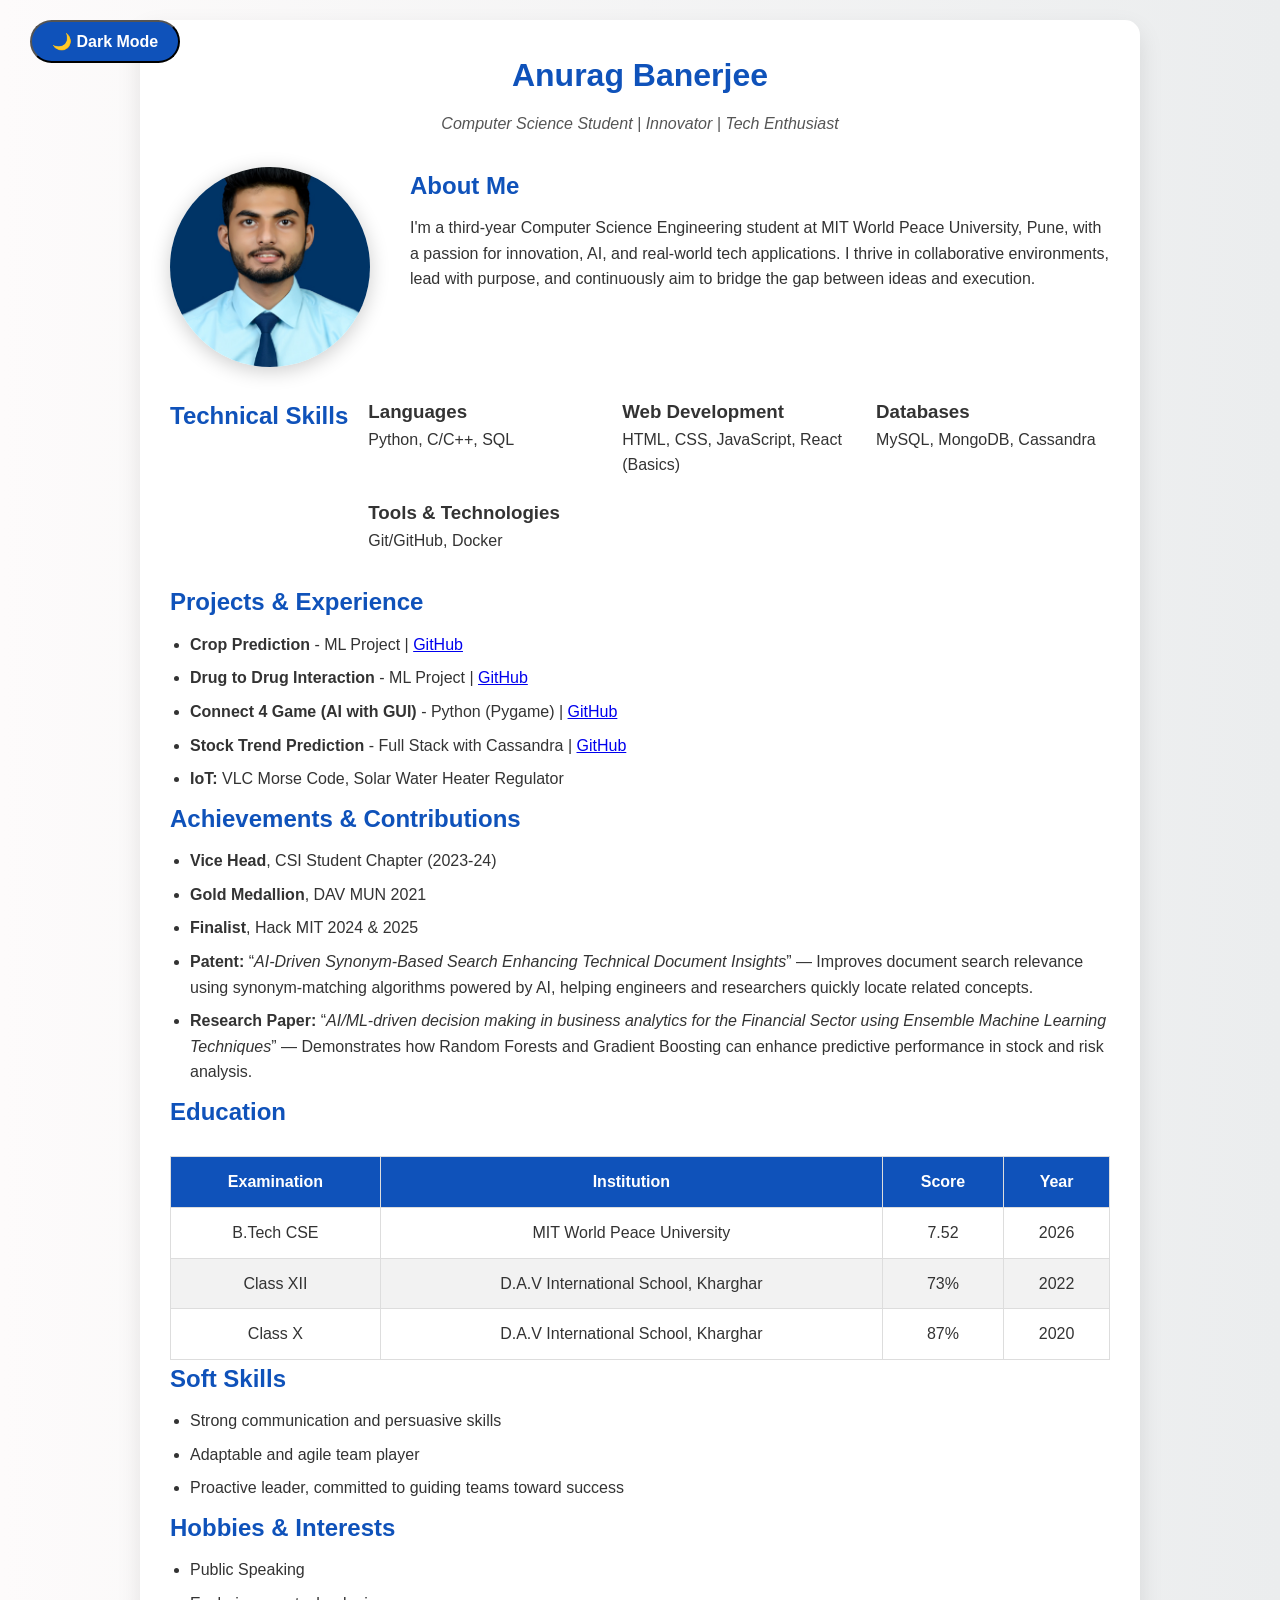
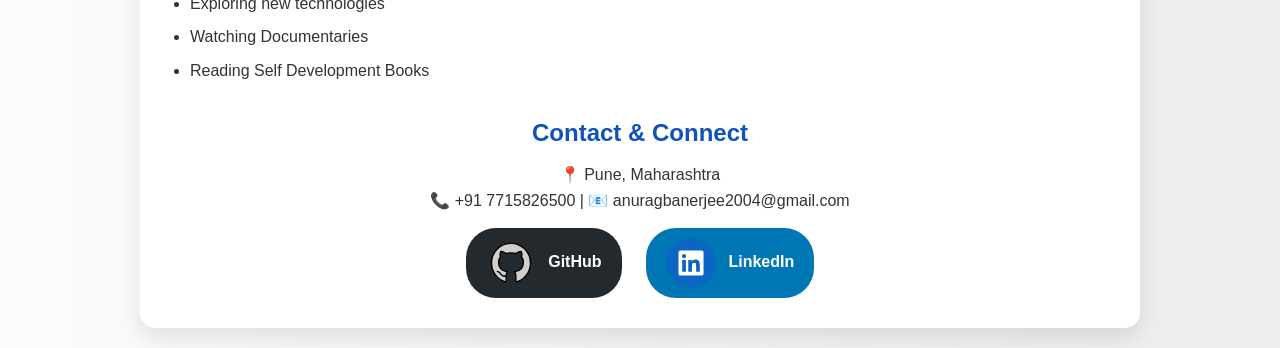
<file: index.html>
<!DOCTYPE html>
<html lang="en">
<head>
  <meta charset="UTF-8" />
  <meta name="viewport" content="width=device-width, initial-scale=1.0"/>
  <title>Anurag Banerjee | Portfolio</title>
  <link rel="stylesheet" href="style.css" />
</head>
<body>
  <div class="container">
    <header>
      <h1 class="fade-in center-text">Anurag Banerjee</h1>
      <p class="tagline center-text">Computer Science Student | Innovator | Tech Enthusiast</p>
      <button id="darkModeToggle" class="button">🌙 Dark Mode</button>
    </header>
    <section class="bio-section slide-in-left">
      <img src="Anurag picture.jpg" alt="Profile Photo" class="profile-img" />
      <div class="bio">
        <h2>About Me</h2>
        <p>
          I'm a third-year Computer Science Engineering student at MIT World Peace University, Pune, with a passion for innovation, AI, and real-world tech applications. I thrive in collaborative environments, lead with purpose, and continuously aim to bridge the gap between ideas and execution.
        </p>
      </div>
    </section>
    <section class="skills-section slide-in-right">
      <h2>Technical Skills</h2>
      <div class="skills-grid">
        <div>
          <h3>Languages</h3>
          <p>Python, C/C++, SQL</p>
        </div>
        <div>
          <h3>Web Development</h3>
          <p>HTML, CSS, JavaScript, React (Basics)</p>
        </div>
        <div>
          <h3>Databases</h3>
          <p>MySQL, MongoDB, Cassandra</p>
        </div>
        <div>
          <h3>Tools & Technologies</h3>
          <p>Git/GitHub, Docker</p>
        </div>
      </div>
    </section>

    <section class="projects fade-in">
      <h2>Projects & Experience</h2>
      <ul>
        <li><strong>Crop Prediction</strong> - ML Project | <a href="https://github.com/anurag2808/Crop_Prediction.git" target="_blank">GitHub</a></li>
        <li><strong>Drug to Drug Interaction</strong> - ML Project | <a href="https://github.com/anurag2808/Drug-2-Drug-Interaction.git" target="_blank">GitHub</a></li>
        <li><strong>Connect 4 Game (AI with GUI)</strong> - Python (Pygame) | <a href="https://github.com/anurag2808/Connect-4-Game.git" target="_blank">GitHub</a></li>
        <li><strong>Stock Trend Prediction</strong> - Full Stack with Cassandra | <a href="https://github.com/anurag2808/Stock_Prediction.git" target="_blank">GitHub</a></li>
        <li><strong>IoT:</strong> VLC Morse Code, Solar Water Heater Regulator</li>
      </ul>
    </section>
    <section class="achievements slide-in-left">
      <h2>Achievements & Contributions</h2>
      <ul>
        <li><strong>Vice Head</strong>, CSI Student Chapter (2023-24)</li>
        <li><strong>Gold Medallion</strong>, DAV MUN 2021</li>
        <li><strong>Finalist</strong>, Hack MIT 2024 & 2025</li>
        <li><strong>Patent:</strong> “<em>AI-Driven Synonym-Based Search Enhancing Technical Document Insights</em>” — Improves document search relevance using synonym-matching algorithms powered by AI, helping engineers and researchers quickly locate related concepts.</li>
        <li><strong>Research Paper:</strong> “<em>AI/ML-driven decision making in business analytics for the Financial Sector using Ensemble Machine Learning Techniques</em>” — Demonstrates how Random Forests and Gradient Boosting can enhance predictive performance in stock and risk analysis.</li>
      </ul>
    </section>
    <section class="education slide-in-right">
      <h2>Education</h2>
      <div class="table-wrapper">
        <table>
          <thead>
            <tr>
              <th>Examination</th>
              <th>Institution</th>
              <th>Score</th>
              <th>Year</th>
            </tr>
          </thead>
          <tbody>
            <tr>
              <td>B.Tech CSE</td>
              <td>MIT World Peace University</td>
              <td>7.52</td>
              <td>2026</td>
            </tr>
            <tr>
              <td>Class XII</td>
              <td>D.A.V International School, Kharghar</td>
              <td>73%</td>
              <td>2022</td>
            </tr>
            <tr>
              <td>Class X</td>
              <td>D.A.V International School, Kharghar</td>
              <td>87%</td>
              <td>2020</td>
            </tr>
          </tbody>
        </table>
      </div>
    </section>
    <section class="soft-skills slide-in-left">
      <h2>Soft Skills</h2>
      <ul>
        <li>Strong communication and persuasive skills</li>
        <li>Adaptable and agile team player</li>
        <li>Proactive leader, committed to guiding teams toward success</li>
      </ul>
    </section>
    <section class="hobbies slide-in-right">
      <h2>Hobbies & Interests</h2>
      <ul>
        <li>Public Speaking</li>
        <li>Exploring new technologies</li>
        <li>Watching Documentaries</li>
        <li>Reading Self Development Books</li>
      </ul>
    </section>
    <footer class="fade-in">
      <h2>Contact & Connect</h2>
      <p>📍 Pune, Maharashtra</p>
      <p>📞 +91 7715826500 | 📧 anuragbanerjee2004@gmail.com</p>
      <div class="social-links">
        <a class="button github-btn" href="https://github.com/anurag2808" target="_blank">
          <img src="github.svg" alt="GitHub" style="height: 50px; vertical-align: middle; margin-right: 8px;">
          GitHub
        </a>
        <a class="button linkedin-btn" href="https://linkedin.com/in/anurag-banerjee-3577482a9" target="_blank">
          <img src="linkedin.svg" alt="LinkedIn" style="height: 50px; vertical-align: middle; margin-right: 8px;">
          LinkedIn
        </a>
        
      </div>
    </footer>
  </div>
  <script>
    const darkModeToggle = document.getElementById("darkModeToggle");
    const body = document.body;

    darkModeToggle.addEventListener("click", () => {
      body.classList.toggle("dark-mode");
      if (body.classList.contains("dark-mode")) {
        darkModeToggle.textContent = "☀️ Light Mode";
      } else {
        darkModeToggle.textContent = "🌙 Dark Mode";
      }
    });
  </script>
</body>
</html>
</file>
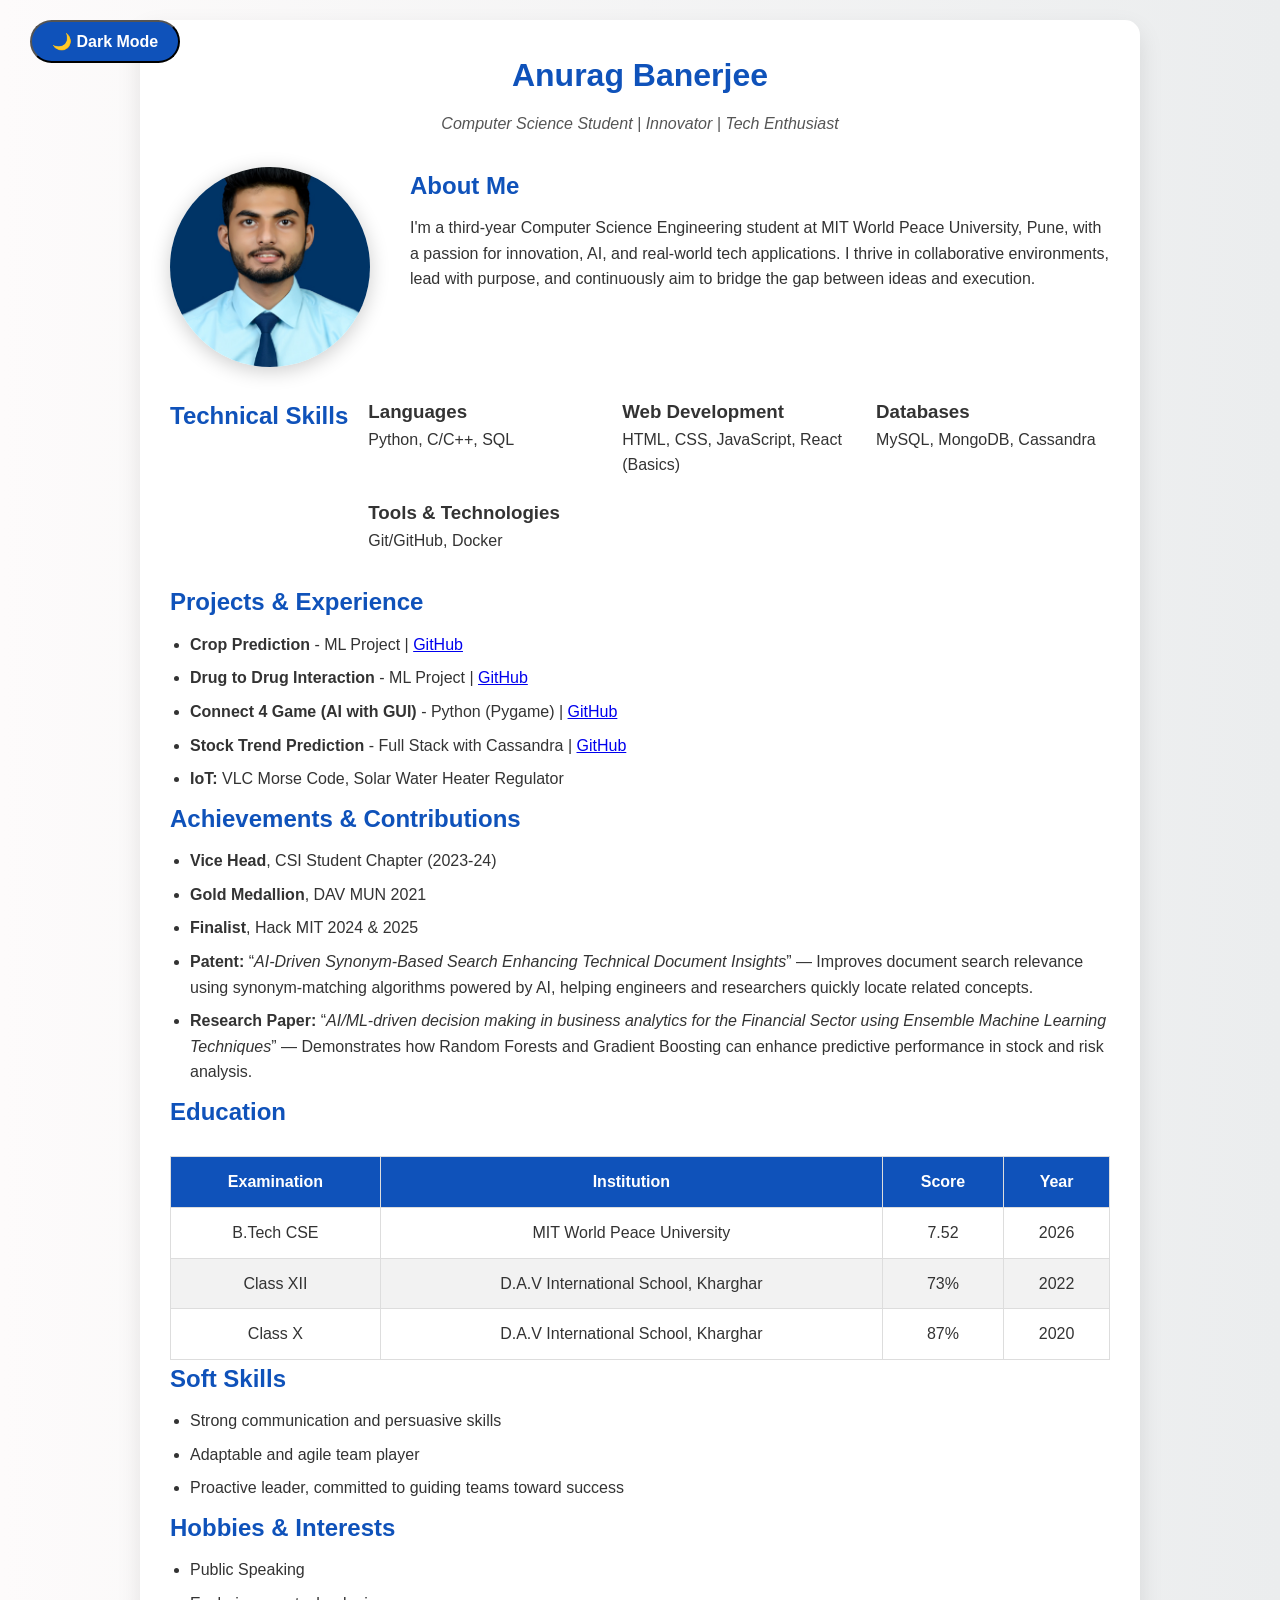
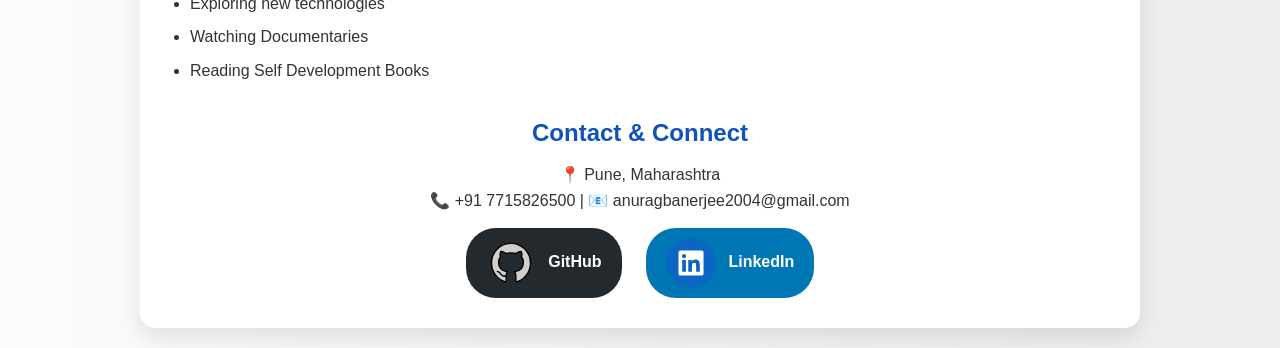
<file: main.html>
<!DOCTYPE html>
<html lang="en">
<head>
  <meta charset="UTF-8" />
  <meta name="viewport" content="width=device-width, initial-scale=1.0"/>
  <title>Anurag Banerjee | Portfolio</title>
  <link rel="stylesheet" href="style.css" />
</head>
<body>
  <div class="container">
    <header>
      <h1 class="fade-in center-text">Anurag Banerjee</h1>
      <p class="tagline center-text">Computer Science Student | Innovator | Tech Enthusiast</p>
      <button id="darkModeToggle" class="button">🌙 Dark Mode</button>
    </header>
    <section class="bio-section slide-in-left">
      <img src="Anurag picture.jpg" alt="Profile Photo" class="profile-img" />
      <div class="bio">
        <h2>About Me</h2>
        <p>
          I'm a third-year Computer Science Engineering student at MIT World Peace University, Pune, with a passion for innovation, AI, and real-world tech applications. I thrive in collaborative environments, lead with purpose, and continuously aim to bridge the gap between ideas and execution.
        </p>
      </div>
    </section>
    <section class="skills-section slide-in-right">
      <h2>Technical Skills</h2>
      <div class="skills-grid">
        <div>
          <h3>Languages</h3>
          <p>Python, C/C++, SQL</p>
        </div>
        <div>
          <h3>Web Development</h3>
          <p>HTML, CSS, JavaScript, React (Basics)</p>
        </div>
        <div>
          <h3>Databases</h3>
          <p>MySQL, MongoDB, Cassandra</p>
        </div>
        <div>
          <h3>Tools & Technologies</h3>
          <p>Git/GitHub, Docker</p>
        </div>
      </div>
    </section>

    <section class="projects fade-in">
      <h2>Projects & Experience</h2>
      <ul>
        <li><strong>Crop Prediction</strong> - ML Project | <a href="https://github.com/anurag2808" target="_blank">GitHub</a></li>
        <li><strong>Drug to Drug Interaction</strong> - ML Project | <a href="https://github.com/anurag2808" target="_blank">GitHub</a></li>
        <li><strong>Connect 4 Game (AI with GUI)</strong> - Python (Pygame) | <a href="https://github.com/anurag2808" target="_blank">GitHub</a></li>
        <li><strong>Stock Trend Prediction</strong> - Full Stack with Cassandra | <a href="https://github.com/anurag2808" target="_blank">GitHub</a></li>
        <li><strong>IoT:</strong> VLC Morse Code, Solar Water Heater Regulator</li>
      </ul>
    </section>
    <section class="achievements slide-in-left">
      <h2>Achievements & Contributions</h2>
      <ul>
        <li><strong>Vice Head</strong>, CSI Student Chapter (2023-24)</li>
        <li><strong>Gold Medallion</strong>, DAV MUN 2021</li>
        <li><strong>Finalist</strong>, Hack MIT 2024 & 2025</li>
        <li><strong>Patent:</strong> “<em>AI-Driven Synonym-Based Search Enhancing Technical Document Insights</em>” — Improves document search relevance using synonym-matching algorithms powered by AI, helping engineers and researchers quickly locate related concepts.</li>
        <li><strong>Research Paper:</strong> “<em>AI/ML-driven decision making in business analytics for the Financial Sector using Ensemble Machine Learning Techniques</em>” — Demonstrates how Random Forests and Gradient Boosting can enhance predictive performance in stock and risk analysis.</li>
      </ul>
    </section>
    <section class="education slide-in-right">
      <h2>Education</h2>
      <div class="table-wrapper">
        <table>
          <thead>
            <tr>
              <th>Examination</th>
              <th>Institution</th>
              <th>Score</th>
              <th>Year</th>
            </tr>
          </thead>
          <tbody>
            <tr>
              <td>B.Tech CSE</td>
              <td>MIT World Peace University</td>
              <td>7.52</td>
              <td>2026</td>
            </tr>
            <tr>
              <td>Class XII</td>
              <td>D.A.V International School, Kharghar</td>
              <td>73%</td>
              <td>2022</td>
            </tr>
            <tr>
              <td>Class X</td>
              <td>D.A.V International School, Kharghar</td>
              <td>87%</td>
              <td>2020</td>
            </tr>
          </tbody>
        </table>
      </div>
    </section>
    <section class="soft-skills slide-in-left">
      <h2>Soft Skills</h2>
      <ul>
        <li>Strong communication and persuasive skills</li>
        <li>Adaptable and agile team player</li>
        <li>Proactive leader, committed to guiding teams toward success</li>
      </ul>
    </section>
    <section class="hobbies slide-in-right">
      <h2>Hobbies & Interests</h2>
      <ul>
        <li>Public Speaking</li>
        <li>Exploring new technologies</li>
        <li>Watching Documentaries</li>
        <li>Reading Self Development Books</li>
      </ul>
    </section>
    <footer class="fade-in">
      <h2>Contact & Connect</h2>
      <p>📍 Pune, Maharashtra</p>
      <p>📞 +91 7715826500 | 📧 anuragbanerjee2004@gmail.com</p>
      <div class="social-links">
        <a class="button github-btn" href="https://github.com/anurag2808" target="_blank">
          <img src="github.svg" alt="GitHub" style="height: 50px; vertical-align: middle; margin-right: 8px;">
          GitHub
        </a>
        <a class="button linkedin-btn" href="https://linkedin.com/in/anurag-banerjee-3577482a9" target="_blank">
          <img src="linkedin.svg" alt="LinkedIn" style="height: 50px; vertical-align: middle; margin-right: 8px;">
          LinkedIn
        </a>
        
      </div>
    </footer>
  </div>
  <script>
    const darkModeToggle = document.getElementById("darkModeToggle");
    const body = document.body;

    darkModeToggle.addEventListener("click", () => {
      body.classList.toggle("dark-mode");
      if (body.classList.contains("dark-mode")) {
        darkModeToggle.textContent = "☀️ Light Mode";
      } else {
        darkModeToggle.textContent = "🌙 Dark Mode";
      }
    });
  </script>
</body>
</html>
</file>
<file: style.css>
* {
    margin: 0;
    padding: 0;
    box-sizing: border-box;
  }
  body {
    font-family: 'Segoe UI', sans-serif;
    background: linear-gradient(to right, #fdfbfb, #ebedee);
    color: #333;
    line-height: 1.6;
    padding: 20px;
  }
  .container {
    max-width: 1000px;
    margin: auto;
    background: white;
    border-radius: 15px;
    padding: 30px;
    box-shadow: 0 10px 25px rgba(0, 0, 0, 0.1);
    overflow: hidden;
  }
  h1, h2 {
    color: #0f52ba;
  }
  h2 {
    margin-bottom: 10px;
  }
  .center-text {
    text-align: center;
  }
  .tagline {
    text-align: center;
    margin-top: 10px;
    font-style: italic;
    color: #555;
  }
  .profile-img {
    width: 200px;
    height: 200px;
    border-radius: 50%;
    object-fit: cover;
    margin-right: 20px;
    transition: transform 0.3s ease;
    box-shadow: 0 4px 20px rgba(0, 0, 0, 0.2);
  }
  .profile-img:hover {
    transform: scale(1.05);
  }
  .bio-section, .skills-section {
    display: flex;
    flex-wrap: wrap;
    margin: 30px 0;
    gap: 20px;
  }
  .bio, .skills-grid {
    flex: 1;
  }
  .skills-grid {
    display: grid;
    grid-template-columns: repeat(auto-fit, minmax(220px, 1fr));
    gap: 20px;
  }
  .projects ul, .achievements ul, .education ul,
  .soft-skills ul, .hobbies ul {
    padding-left: 20px;
  }
  .projects li, .achievements li, .education li,
  .soft-skills li, .hobbies li {
    margin-bottom: 8px;
  }
  
  footer {
    text-align: center;
    margin-top: 30px;
  }
  .social-links {
    margin-top: 15px;
  }
  .button {
    text-decoration: none;
    font-weight: bold;
    padding: 10px 20px;
    margin: 0 10px;
    border-radius: 30px;
    display: inline-block;
    transition: all 0.3s ease-in-out;
  }
  .github-btn {
    background: #24292e;
    color: #fff;
  }
  .github-btn:hover {
    background: #333;
    transform: scale(1.05);
  }
  .linkedin-btn {
    background: #0077b5;
    color: #fff;
  }
  .linkedin-btn:hover {
    background: #005983;
    transform: scale(1.05);
  }
  
  /* Animations */
  @keyframes fadeIn {
    from {opacity: 0;}
    to {opacity: 1;}
  }
  @keyframes slideInLeft {
    from {transform: translateX(-50px); opacity: 0;}
    to {transform: translateX(0); opacity: 1;}
  }
  @keyframes slideInRight {
    from {transform: translateX(50px); opacity: 0;}
    to {transform: translateX(0); opacity: 1;}
  }
  .fade-in {
    animation: fadeIn 1s ease-out;
  }
  .slide-in-left {
    animation: slideInLeft 1s ease-out;
  }
  .slide-in-right {
    animation: slideInRight 1s ease-out;
  }
  .table-wrapper {
    overflow-x: auto;
    margin-top: 15px;
  }
  table {
    width: 100%;
    border-collapse: collapse;
    margin-top: 10px;
  }
  th, td {
    border: 1px solid #ddd;
    padding: 12px;
    text-align: center;
  }
  th {
    background-color: #0f52ba;
    color: white;
  }
  tr:nth-child(even) {
    background-color: #f2f2f2;
  }
  tr:hover {
    background-color: #e0ebff;
  }

  @media (max-width: 768px) {
    .bio-section, .skills-section {
      flex-direction: column;
      text-align: center;
    }
    .profile-img {
      margin: 0 auto 20px;
    }
  }
#darkModeToggle {
    position: absolute;
    top: 20px;
    left: 20px;
    padding: 10px 20px;
    background-color: #0f52ba;
    color: white;
    border-radius: 30px;
    cursor: pointer;
    font-size: 16px;
    transition: background-color 0.3s ease;
  }

  #darkModeToggle:hover {
    background-color: #333;
  }
  
.dark-mode {
    background: #121212;
    color: #eaeaea;
  }
  
  .dark-mode .container {
    background: #1f1f1f;
    box-shadow: 0 10px 25px rgba(0, 0, 0, 0.3);
  }
  
  .dark-mode h1, .dark-mode h2 {
    color: #8ab4f8;
  }
  
  .dark-mode .profile-img {
    box-shadow: 0 4px 20px rgba(255, 255, 255, 0.2);
  }
  
  .dark-mode footer {
    color: #bbb;
  }
  
  .dark-mode .button {
    background-color: #333;
    color: #fff;
  }
  
  .dark-mode .github-btn {
    background: #24292e;
  }
  
  .dark-mode .linkedin-btn {
    background: #005983;
  }
  
  .dark-mode .table-wrapper {
    background-color: #333;
  }
  
  .dark-mode table {
    background-color: #222;
    border: 1px solid #444;
  }
  
  .dark-mode th {
    background-color: #1a1a1a;
    color: #ddd;
  }
  
  .dark-mode tr:nth-child(even) {
    background-color: #2c2c2c;
  }
  
  .dark-mode tr:hover {
    background-color: #444;
  }
</file>
